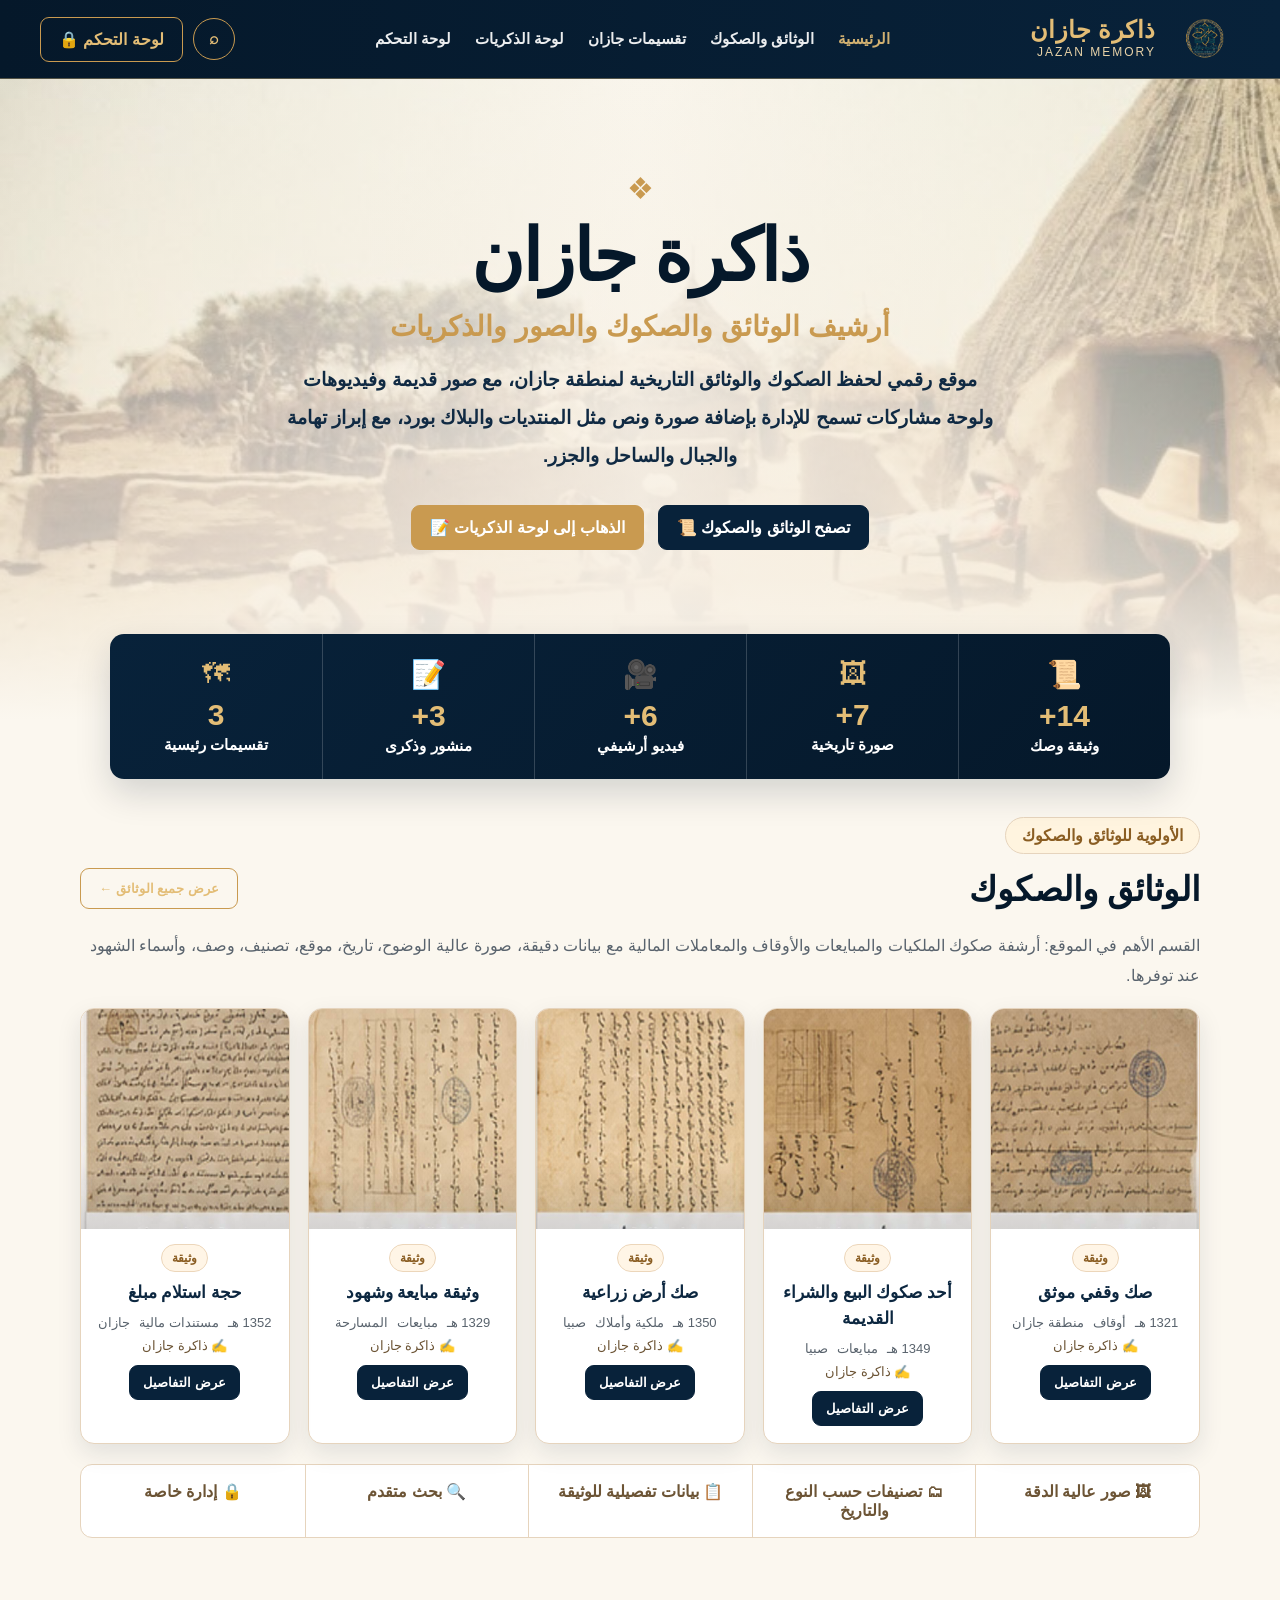
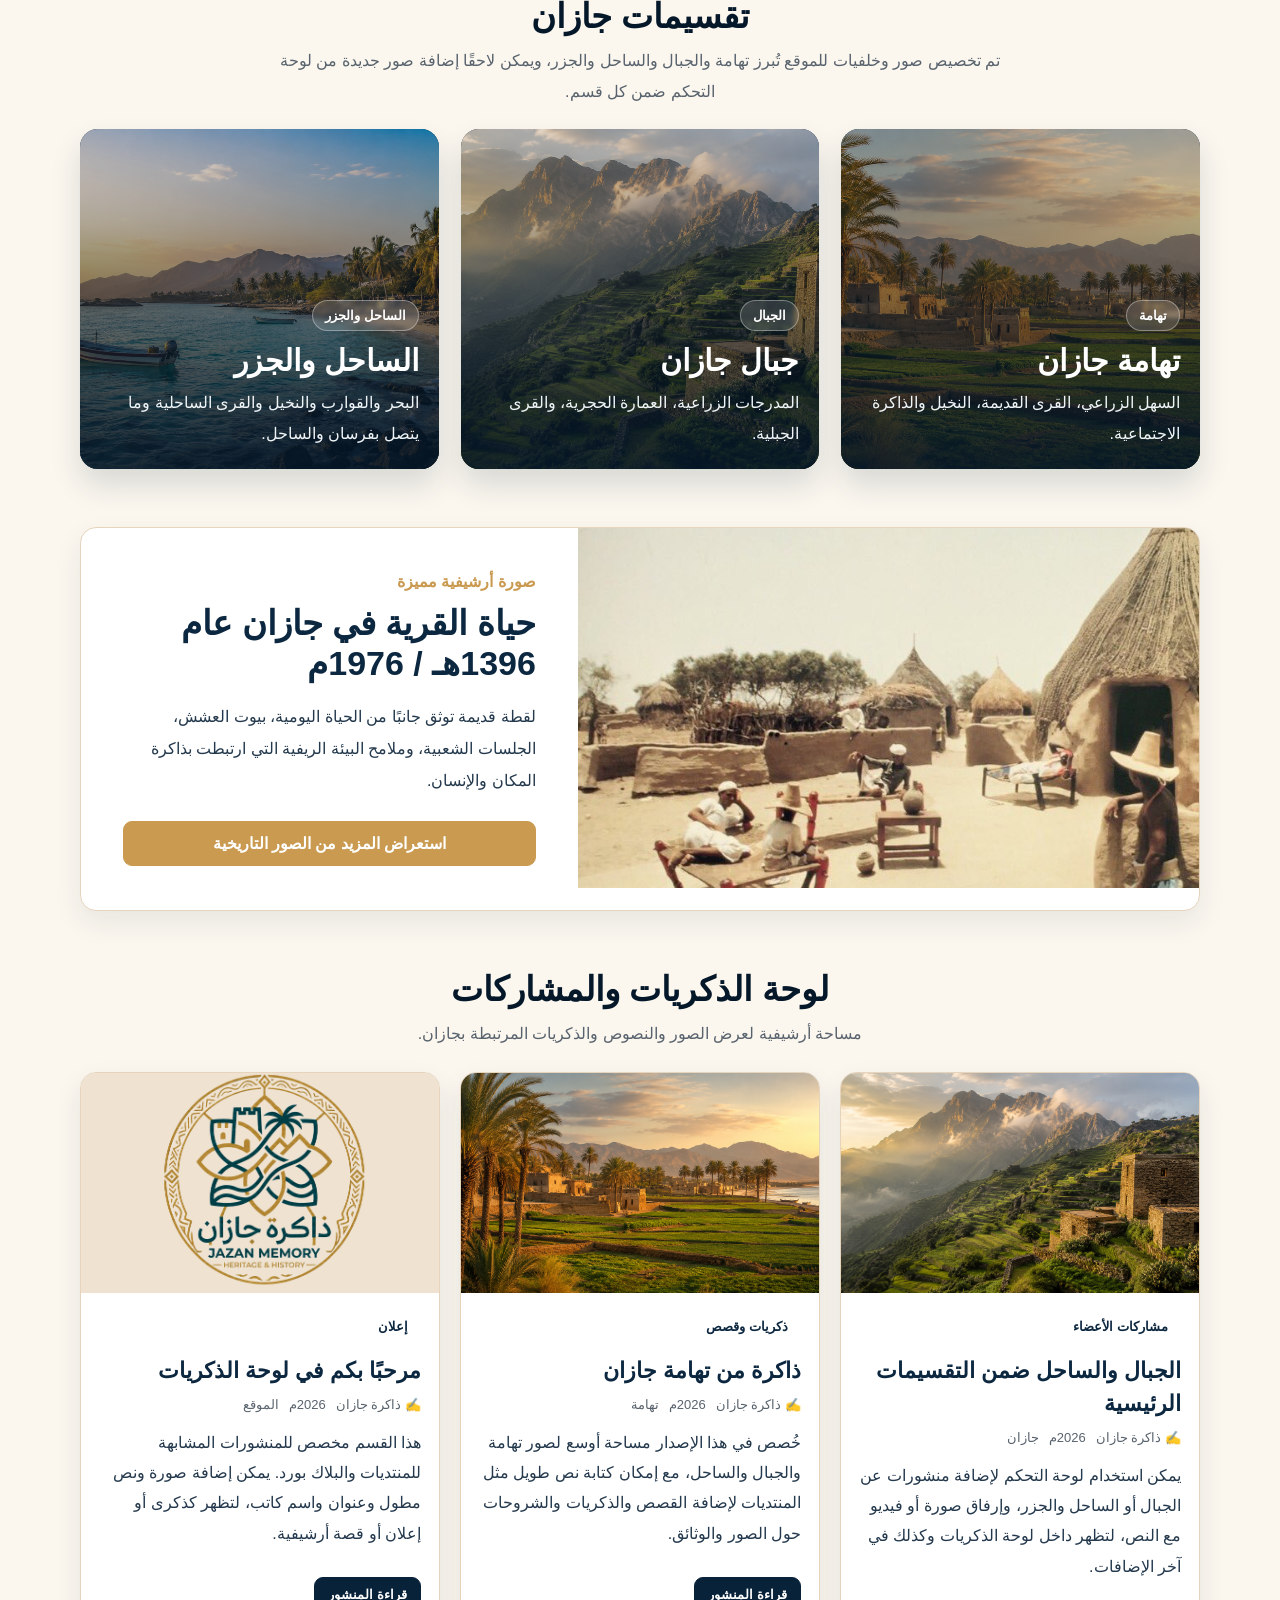
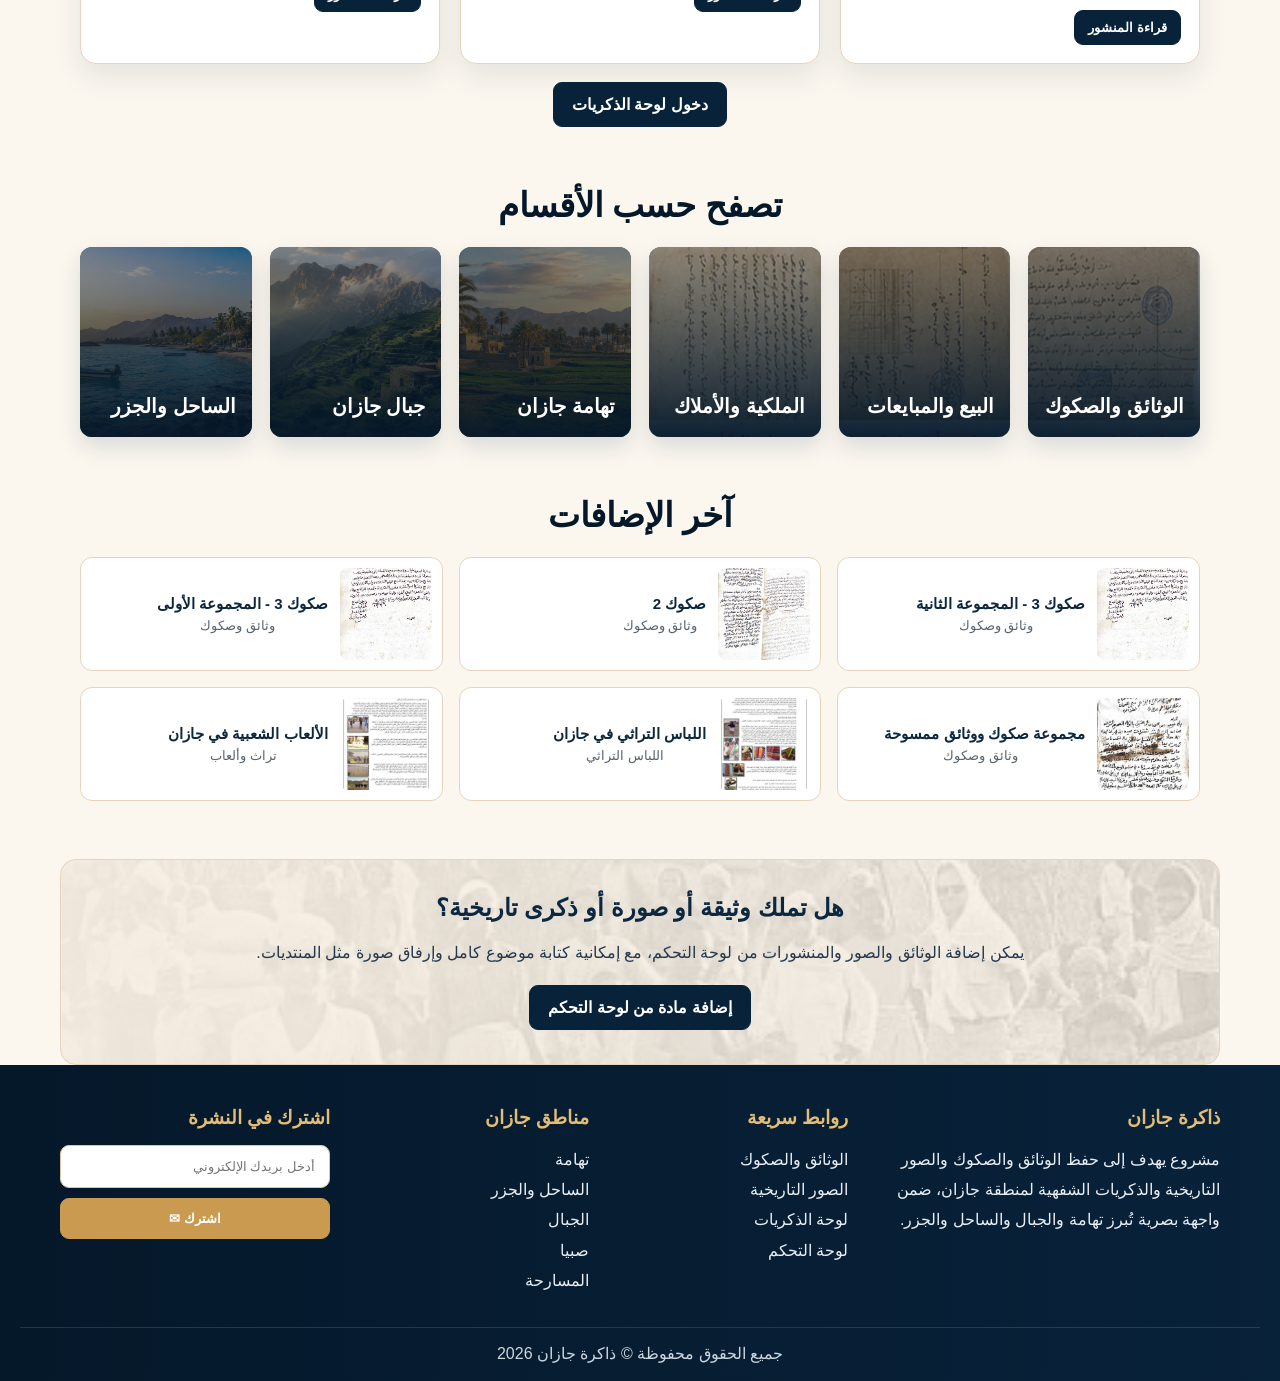
<file: index.html>
<!doctype html>
<html lang="ar" dir="rtl">
<head>
  <meta charset="utf-8">
  <meta name="viewport" content="width=device-width,initial-scale=1">
  <title>ذاكرة جازان | أرشيف الوثائق والصكوك</title>
  <link rel="stylesheet" href="style.css">
</head>
<body>
<header class="topbar">
  <nav class="nav">
    <a class="brand" href="index.html">
      <img src="logo.png" alt="ذاكرة جازان">
      <div><h1>ذاكرة جازان</h1><span>JAZAN MEMORY</span></div>
    </a>
    <div class="links">
      <a class="active" href="index.html">الرئيسية</a>
      <a href="documents.html">الوثائق والصكوك</a>
      <a href="#regions">تقسيمات جازان</a>
      <a href="board.html">لوحة الذكريات</a>
      <a href="admin.html">لوحة التحكم</a>
    </div>
    <div class="actions">
      <a class="iconBtn" href="documents.html" title="بحث">⌕</a>
      <a class="btn ghost" href="admin.html">لوحة التحكم 🔒</a>
    </div>
  </nav>
</header>

<section class="hero">
  <div class="heroContent">
    <div class="orn">❖</div>
    <h2>ذاكرة جازان</h2>
    <h3>أرشيف الوثائق والصكوك والصور والذكريات</h3>
    <p>موقع رقمي لحفظ الصكوك والوثائق التاريخية لمنطقة جازان، مع صور قديمة وفيديوهات ولوحة مشاركات تسمح للإدارة بإضافة صورة ونص مثل المنتديات والبلاك بورد، مع إبراز تهامة والجبال والساحل والجزر.</p>
    <div class="heroBtns">
      <a class="btn dark" href="documents.html">تصفح الوثائق والصكوك 📜</a>
      <a class="btn" href="board.html">الذهاب إلى لوحة الذكريات 📝</a>
    </div>
  </div>
</section>

<section class="stats">
  <div class="stat"><i>📜</i><b id="docCount">0</b><span>وثيقة وصك</span></div>
  <div class="stat"><i>🖼</i><b id="photoCount">0</b><span>صورة تاريخية</span></div>
  <div class="stat"><i>🎥</i><b id="videoCount">0</b><span>فيديو أرشيفي</span></div>
  <div class="stat"><i>📝</i><b id="postCount">0</b><span>منشور وذكرى</span></div>
  <div class="stat"><i>🗺</i><b>3</b><span>تقسيمات رئيسية</span></div>
</section>

<section class="section docsFirst">
  <div class="head">
    <h2>الوثائق والصكوك</h2>
    <a class="btn ghost miniWide" href="documents.html">عرض جميع الوثائق ←</a>
  </div>
  <p class="introText">القسم الأهم في الموقع: أرشفة صكوك الملكيات والمبايعات والأوقاف والمعاملات المالية مع بيانات دقيقة، صورة عالية الوضوح، تاريخ، موقع، تصنيف، وصف، وأسماء الشهود عند توفرها.</p>
  <div class="cards" id="docCards"></div>
  <div class="features">
    <div class="feature">🖼 صور عالية الدقة</div>
    <div class="feature">🗂 تصنيفات حسب النوع والتاريخ</div>
    <div class="feature">📋 بيانات تفصيلية للوثيقة</div>
    <div class="feature">🔍 بحث متقدم</div>
    <div class="feature">🔒 إدارة خاصة</div>
  </div>
</section>

<section class="section" id="regions">
  <div class="title">
    <h2>تقسيمات جازان</h2>
    <p>تم تخصيص صور وخلفيات للموقع تُبرز تهامة والجبال والساحل والجزر، ويمكن لاحقًا إضافة صور جديدة من لوحة التحكم ضمن كل قسم.</p>
  </div>
  <div class="regionGrid">
    <a class="regionCard" href="documents.html?cat=تهامة">
      <img src="region-tihama.png" alt="تهامة جازان">
      <div class="regionOverlay"></div>
      <div class="regionBody"><span class="chip">تهامة</span><h3>تهامة جازان</h3><p>السهل الزراعي، القرى القديمة، النخيل والذاكرة الاجتماعية.</p></div>
    </a>
    <a class="regionCard" href="documents.html?cat=الجبال">
      <img src="region-mountains.png" alt="جبال جازان">
      <div class="regionOverlay"></div>
      <div class="regionBody"><span class="chip">الجبال</span><h3>جبال جازان</h3><p>المدرجات الزراعية، العمارة الحجرية، والقرى الجبلية.</p></div>
    </a>
    <a class="regionCard" href="documents.html?cat=الساحل والجزر">
      <img src="region-coast.png" alt="ساحل وجزر جازان">
      <div class="regionOverlay"></div>
      <div class="regionBody"><span class="chip">الساحل والجزر</span><h3>الساحل والجزر</h3><p>البحر والقوارب والنخيل والقرى الساحلية وما يتصل بفرسان والساحل.</p></div>
    </a>
  </div>
</section>

<section class="section" id="spotlight">
  <div class="spotlight">
    <img src="village-1396.png" alt="حياة القرية في جازان">
    <div class="spotText">
      <div class="label">صورة أرشيفية مميزة</div>
      <h2>حياة القرية في جازان عام 1396هـ / 1976م</h2>
      <p>لقطة قديمة توثق جانبًا من الحياة اليومية، بيوت العشش، الجلسات الشعبية، وملامح البيئة الريفية التي ارتبطت بذاكرة المكان والإنسان.</p>
      <a class="btn" href="documents.html?type=صورة">استعراض المزيد من الصور التاريخية</a>
    </div>
  </div>
</section>

<section class="section">
  <div class="title"><h2>لوحة الذكريات والمشاركات</h2><p>مساحة أرشيفية لعرض الصور والنصوص والذكريات المرتبطة بجازان.</p></div>
  <div class="postPreviewGrid" id="boardPosts"></div>
  <div class="centerBtn"><a class="btn dark" href="board.html">دخول لوحة الذكريات</a></div>
</section>

<section class="section" id="categories">
  <div class="title"><h2>تصفح حسب الأقسام</h2></div>
  <div class="catGrid">
    <a class="cat" href="documents.html?type=وثيقة"><img src="deed-1.jpg"><div>الوثائق والصكوك</div></a>
    <a class="cat" href="documents.html?cat=مبايعات"><img src="deed-2.jpg"><div>البيع والمبايعات</div></a>
    <a class="cat" href="documents.html?cat=ملكية وأملاك"><img src="deed-3.jpg"><div>الملكية والأملاك</div></a>
    <a class="cat" href="documents.html?cat=تهامة"><img src="region-tihama.png"><div>تهامة جازان</div></a>
    <a class="cat" href="documents.html?cat=الجبال"><img src="region-mountains.png"><div>جبال جازان</div></a>
    <a class="cat" href="documents.html?cat=الساحل والجزر"><img src="region-coast.png"><div>الساحل والجزر</div></a>
  </div>
</section>

<section class="section">
  <div class="title"><h2>آخر الإضافات</h2></div>
  <div class="updates" id="updates"></div>
</section>

<section class="cta">
  <h2>هل تملك وثيقة أو صورة أو ذكرى تاريخية؟</h2>
  <p>يمكن إضافة الوثائق والصور والمنشورات من لوحة التحكم، مع إمكانية كتابة موضوع كامل وإرفاق صورة مثل المنتديات.</p>
  <a class="btn dark" href="admin.html">إضافة مادة من لوحة التحكم</a>
</section>

<footer class="footer" id="about">
  <div class="footerGrid">
    <div>
      <h3>ذاكرة جازان</h3>
      <p>مشروع يهدف إلى حفظ الوثائق والصكوك والصور التاريخية والذكريات الشفهية لمنطقة جازان، ضمن واجهة بصرية تُبرز تهامة والجبال والساحل والجزر.</p>
    </div>
    <div>
      <h3>روابط سريعة</h3>
      <ul>
        <li><a href="documents.html">الوثائق والصكوك</a></li>
        <li><a href="documents.html?type=صورة">الصور التاريخية</a></li>
        <li><a href="board.html">لوحة الذكريات</a></li>
        <li><a href="admin.html">لوحة التحكم</a></li>
      </ul>
    </div>
    <div>
      <h3>مناطق جازان</h3>
      <ul><li>تهامة</li><li>الساحل والجزر</li><li>الجبال</li><li>صبيا</li><li>المسارحة</li></ul>
    </div>
    <div class="newsletter">
      <h3>اشترك في النشرة</h3>
      <input placeholder="أدخل بريدك الإلكتروني">
      <button class="btn">اشترك ✉</button>
    </div>
  </div>
  <div class="copyright">جميع الحقوق محفوظة © ذاكرة جازان 2026</div>
</footer>

<div class="modal" id="modal"><div class="modalContent"><button class="btn dark" onclick="closeModal()">إغلاق</button><h2 id="modalTitle"></h2><div id="modalBody"></div></div></div>
<script src="data.js"></script>
<script src="main.js"></script>
</body>
</html>
</file>
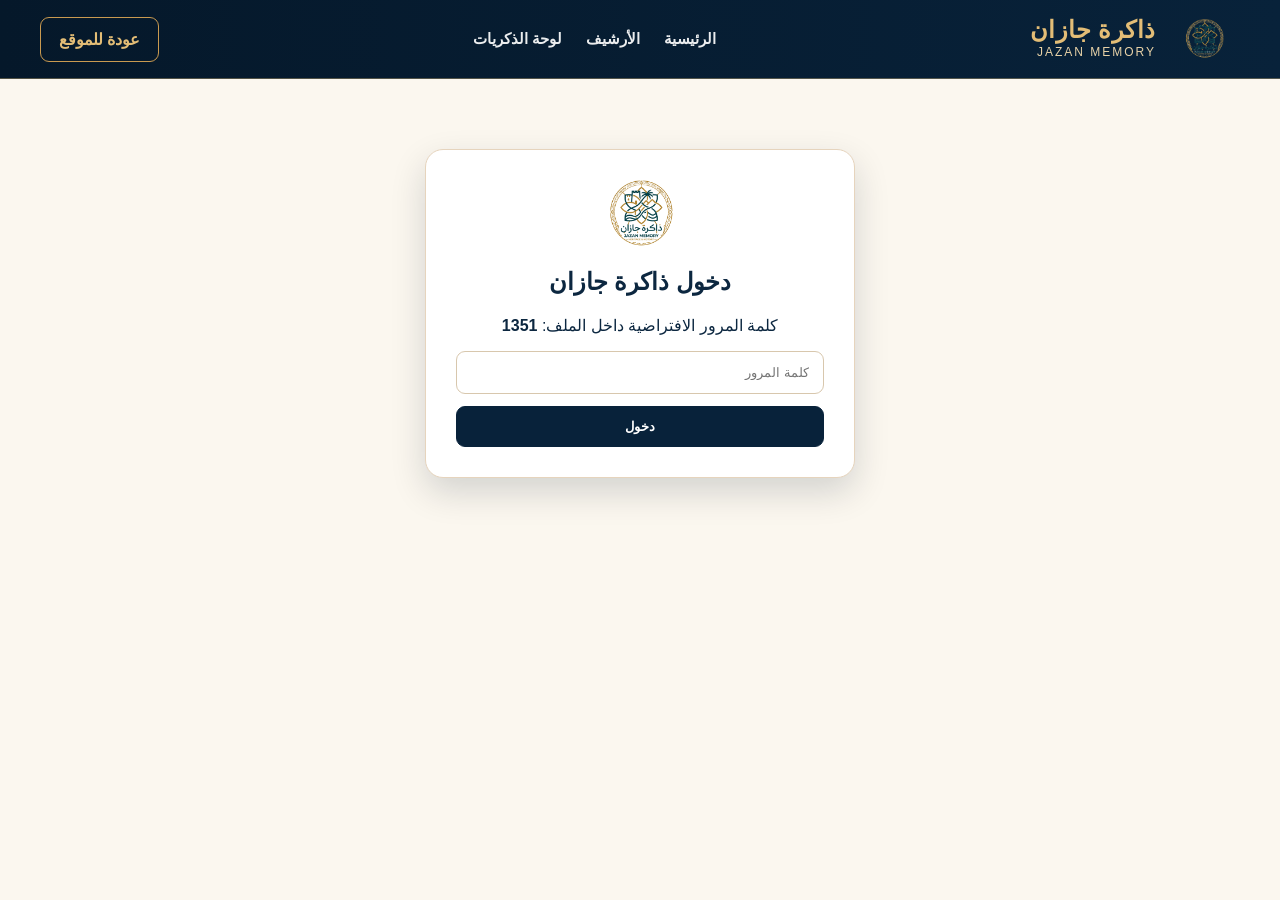
<file: admin.html>
<!doctype html>
<html lang="ar" dir="rtl">
<head>
  <meta charset="utf-8">
  <meta name="viewport" content="width=device-width,initial-scale=1">
  <title>لوحة التحكم | ذاكرة جازان</title>
  <link rel="stylesheet" href="style.css">
</head>
<body>
<header class="topbar">
  <nav class="nav">
    <a class="brand" href="index.html"><img src="logo.png" alt="ذاكرة جازان"><div><h1>ذاكرة جازان</h1><span>JAZAN MEMORY</span></div></a>
    <div class="links"><a href="index.html">الرئيسية</a><a href="documents.html">الأرشيف</a><a href="board.html">لوحة الذكريات</a></div>
    <div class="actions"><a class="btn ghost" href="index.html">عودة للموقع</a></div>
  </nav>
</header>
<div id="login" class="loginBox">
  <img src="logo.png" alt="logo">
  <h2>دخول ذاكرة جازان</h2>
  <p>كلمة المرور الافتراضية داخل الملف: <b>1351</b></p>
  <input id="pass" type="password" placeholder="كلمة المرور">
  <button class="btn dark" style="width:100%;margin-top:12px" onclick="login()">دخول</button>
</div>
<main id="dashboard" class="adminWrap hide">
  <aside class="panel adminMenu">
    <h2>لوحة التحكم</h2>
    <a class="active" href="#add">إضافة / تعديل</a>
    <a href="#list">قائمة المواد</a>
    <a href="#backup">النسخ والاستيراد</a>
    <button class="btn" onclick="logout()" style="width:100%;margin-top:12px">تسجيل خروج</button>
    <p class="sideNote">هذا الإصدار تعمل بدون قاعدة بيانات. الإضافات تُحفظ في متصفح ذاكرة جازان، ويمكن تصديرها واستيرادها كملف JSON.</p>
  </aside>
  <section>
    <div class="adminHint">يمكنك هنا إضافة وثيقة، صورة، فيديو أو <b>منشور</b> مثل المنتديات والبلاك بورد: اكتب عنوانًا ونصًا وارفع صورة إن رغبتِ، وسيظهر المنشور في صفحة <b>لوحة الذكريات</b> وفي الصفحة الرئيسية.</div>
    <div class="panel" id="add">
      <h2>إضافة وثيقة أو صورة أو فيديو أو منشور</h2>
      <form id="itemForm" class="form">
        <input type="hidden" id="itemId">
        <div class="formGrid">
          <div><label>النوع</label><select id="type"><option>وثيقة</option><option>صورة</option><option>فيديو</option><option>منشور</option></select></div>
          <div><label>التصنيف</label><select id="category">
            <option>مبايعات</option><option>أوقاف</option><option>ملكية وأملاك</option><option>مستندات مالية</option><option>عقود ومعاملات</option>
            <option>صور تاريخية</option><option>هوية المشروع</option><option>فيديوهات</option><option>تراث وعمارة</option>
            <option>تهامة</option><option>الجبال</option><option>الساحل والجزر</option>
            <option>إعلان</option><option>ذكريات وقصص</option><option>مشاركات الأعضاء</option>
          </select></div>
          <div><label>العنوان</label><input id="title" required placeholder="مثال: صك بيع أرض زراعية أو ذكرى من قرية قديمة"></div>
          <div><label>اسم الكاتب / المصدر</label><input id="author" placeholder="مثال: ذاكرة جازان / اسم العائلة / اسم الراوي"></div>
          <div><label>التاريخ</label><input id="year" placeholder="مثال: 1351 هـ أو 2026م"></div>
          <div><label>الموقع</label><input id="place" placeholder="مثال: صبيا / تهامة / الساحل"></div>
          <div class="full"><label>رفع صورة أو فيديو</label><input id="file" type="file" accept="image/*,video/*"></div>
          <div class="full"><label>الوصف أو نص المنشور</label><textarea id="desc" rows="6" placeholder="اكتب وصف الوثيقة أو نص المنشور الكامل، ويمكن أن يكون بصيغة قريبة من المنتديات أو البلاك بورد."></textarea></div>
        </div>
        <button class="btn dark" style="margin-top:16px">حفظ المادة</button>
        <button type="reset" class="btn ghost" style="margin-top:16px;color:#8a5d22">تفريغ النموذج</button>
      </form>
    </div>
    <div class="panel" id="list" style="margin-top:24px">
      <h2>المواد الحالية</h2>
      <div style="overflow:auto">
        <table class="table" id="itemsTable">
          <thead><tr><th>ملف</th><th>العنوان</th><th>النوع</th><th>التصنيف</th><th>الكاتب</th><th>التاريخ</th><th>التحكم</th></tr></thead>
          <tbody></tbody>
        </table>
      </div>
    </div>
    <div class="panel" id="backup" style="margin-top:24px">
      <h2>نسخ احتياطي واستيراد</h2>
      <p>صدّري البيانات الحالية بصيغة JSON، أو استوردي ملفًا سابقًا لاستعادة الإضافات.</p>
      <div class="heroBtns" style="justify-content:flex-start">
        <button class="btn dark" onclick="exportData()">تصدير البيانات</button>
        <label class="btn ghost fileLabel" style="color:#8a5d22">استيراد بيانات<input id="importFile" type="file" accept="application/json" hidden></label>
        <button class="btn" onclick="resetAll()">استرجاع الافتراضي</button>
      </div>
    </div>
  </section>
</main>
<div class="toast" id="toast"></div>
<script src="data.js"></script>
<script src="admin.js"></script>
</body>
</html>
</file>
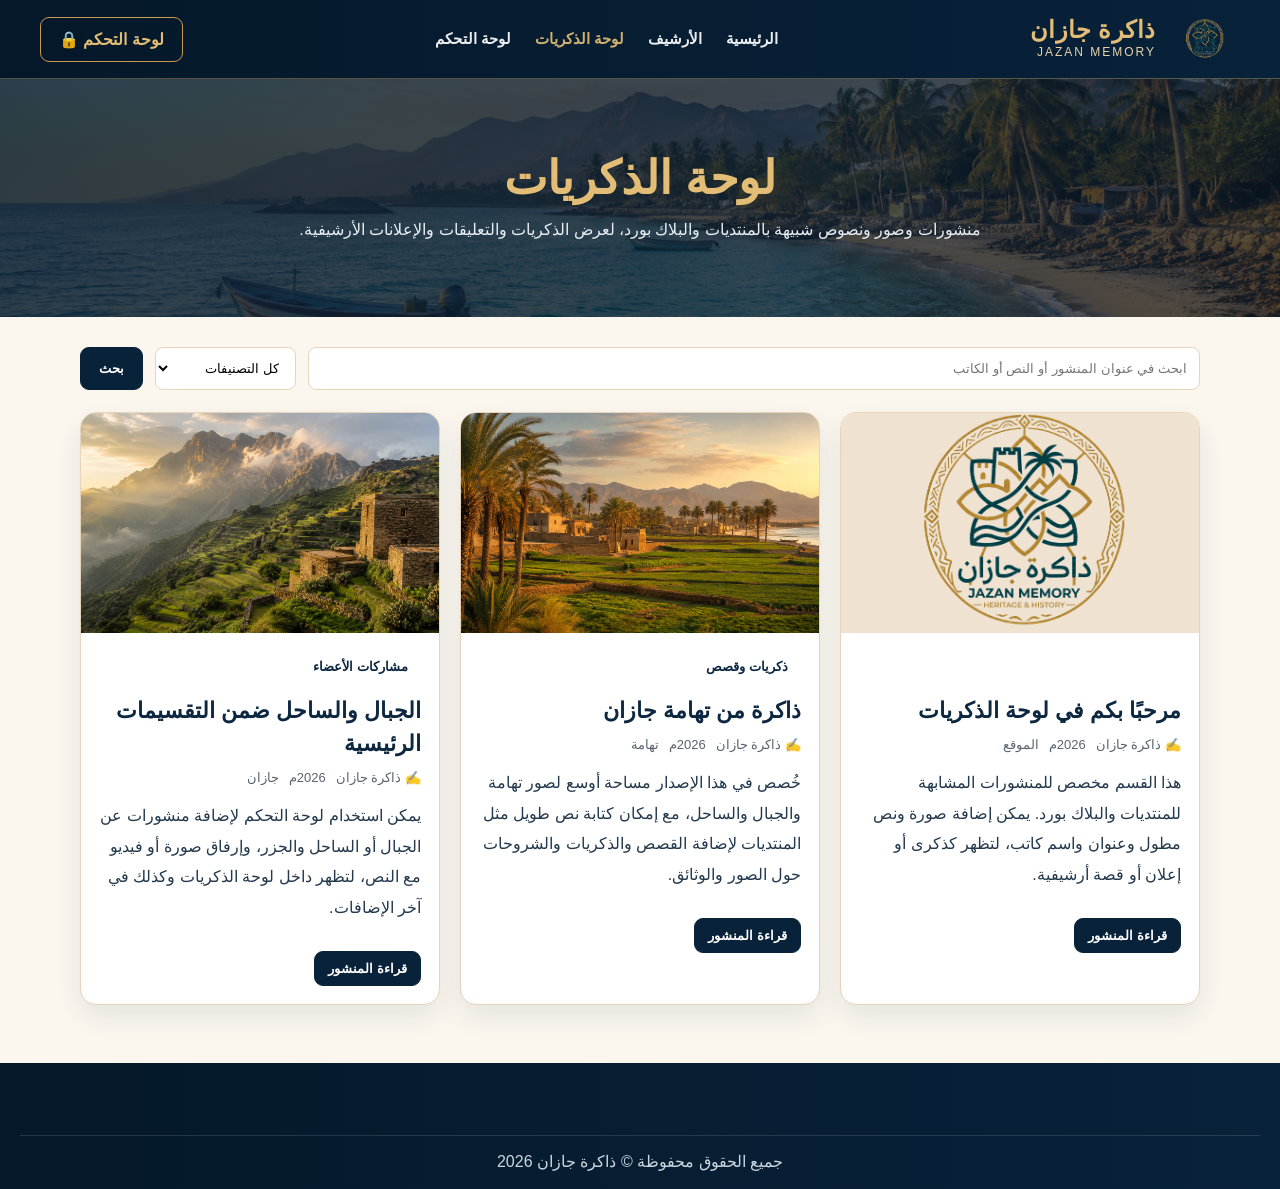
<file: board.html>
<!doctype html>
<html lang="ar" dir="rtl">
<head>
  <meta charset="utf-8">
  <meta name="viewport" content="width=device-width,initial-scale=1">
  <title>لوحة الذكريات | ذاكرة جازان</title>
  <link rel="stylesheet" href="style.css">
</head>
<body>
<header class="topbar">
  <nav class="nav">
    <a class="brand" href="index.html"><img src="logo.png" alt="ذاكرة جازان"><div><h1>ذاكرة جازان</h1><span>JAZAN MEMORY</span></div></a>
    <div class="links">
      <a href="index.html">الرئيسية</a>
      <a href="documents.html">الأرشيف</a>
      <a class="active" href="board.html">لوحة الذكريات</a>
      <a href="admin.html">لوحة التحكم</a>
    </div>
    <div class="actions"><a class="btn ghost" href="admin.html">لوحة التحكم 🔒</a></div>
  </nav>
</header>
<section class="pageHero pageHeroBoard"><h1>لوحة الذكريات</h1><p>منشورات وصور ونصوص شبيهة بالمنتديات والبلاك بورد، لعرض الذكريات والتعليقات والإعلانات الأرشيفية.</p></section>
<main class="section" style="margin-top:30px">
  <div class="filters">
    <input id="boardQ" placeholder="ابحث في عنوان المنشور أو النص أو الكاتب">
    <select id="boardCat">
      <option value="">كل التصنيفات</option>
      <option>إعلان</option>
      <option>ذكريات وقصص</option>
      <option>مشاركات الأعضاء</option>
      <option>تهامة</option>
      <option>الجبال</option>
      <option>الساحل والجزر</option>
    </select>
    <button class="btn dark" onclick="renderBoardPage()">بحث</button>
  </div>
  <div class="postPreviewGrid boardGrid" id="boardGrid"></div>
</main>
<footer class="footer"><div class="copyright">جميع الحقوق محفوظة © ذاكرة جازان 2026</div></footer>
<div class="modal" id="modal"><div class="modalContent"><button class="btn dark" onclick="closeModal()">إغلاق</button><h2 id="modalTitle"></h2><div id="modalBody"></div></div></div>
<script src="data.js"></script>
<script src="main.js"></script>
<script>document.addEventListener('DOMContentLoaded',renderBoardPage);</script>
</body>
</html>
</file>
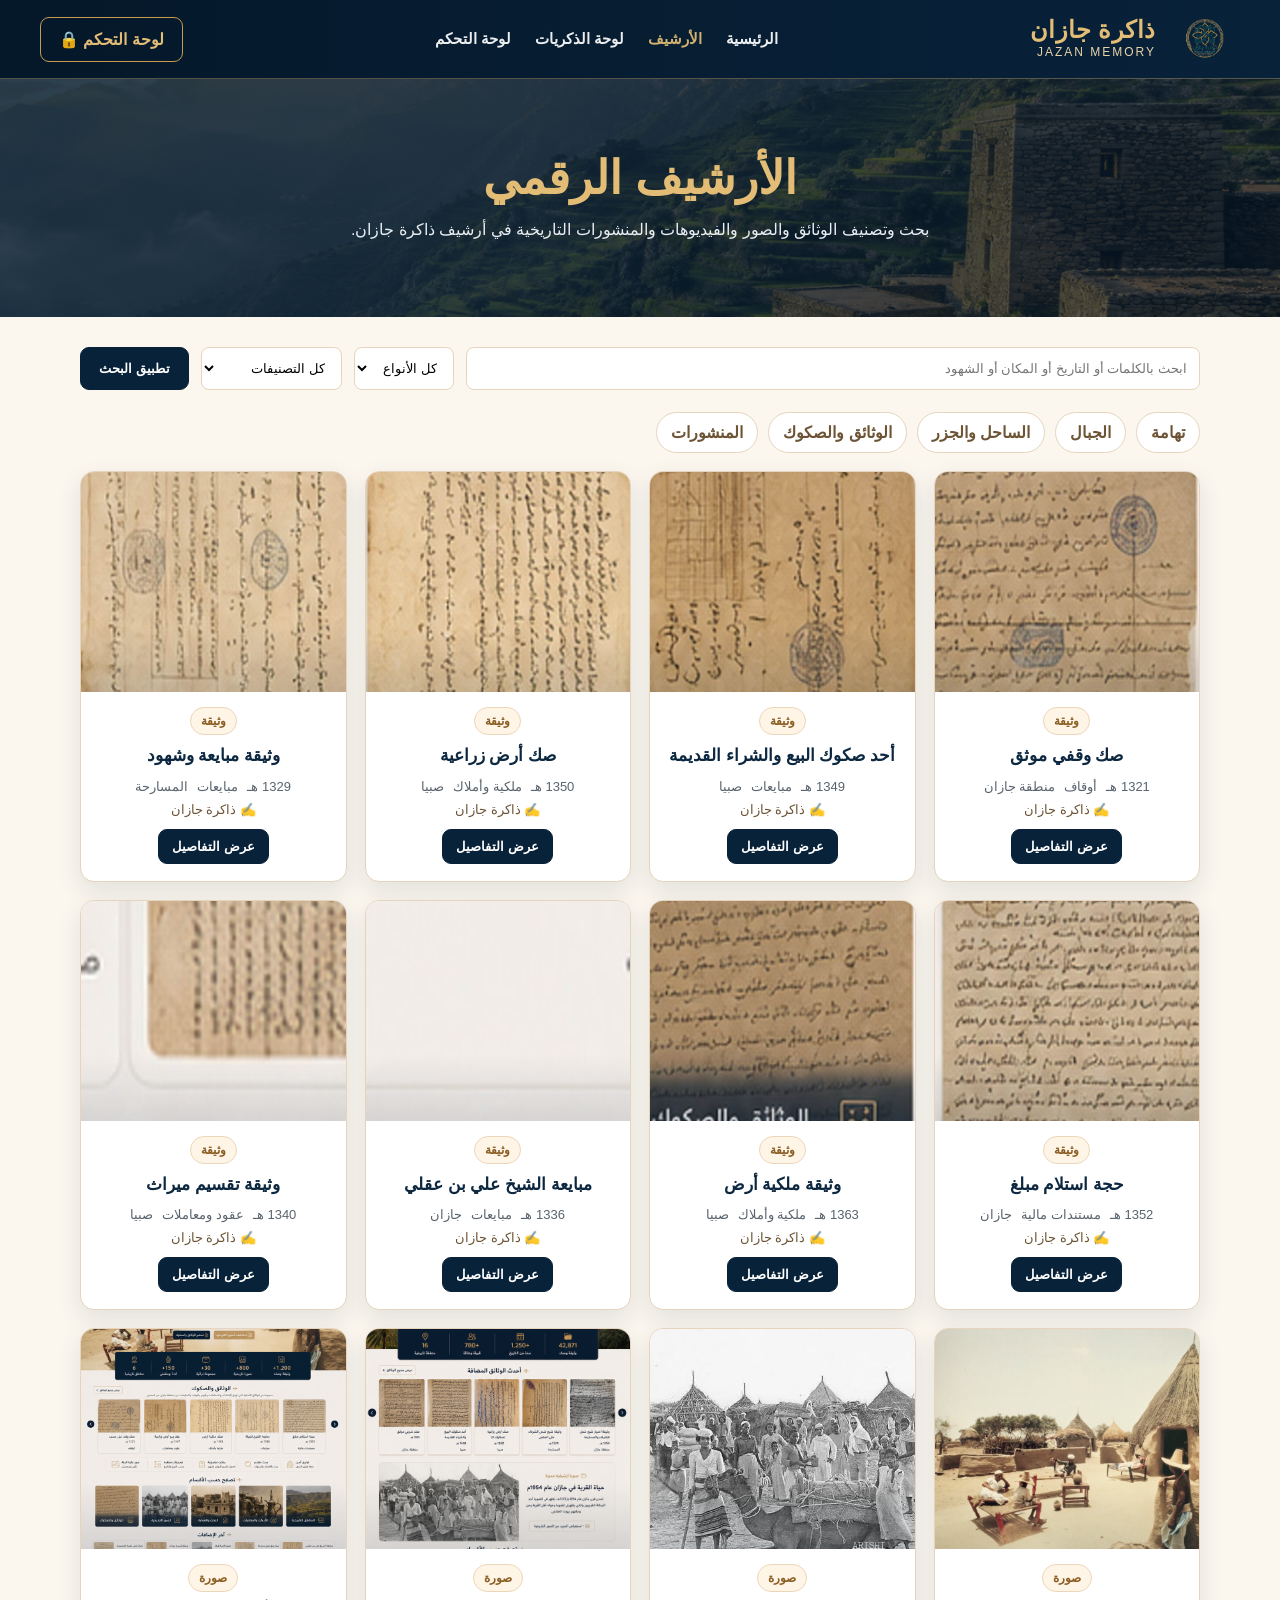
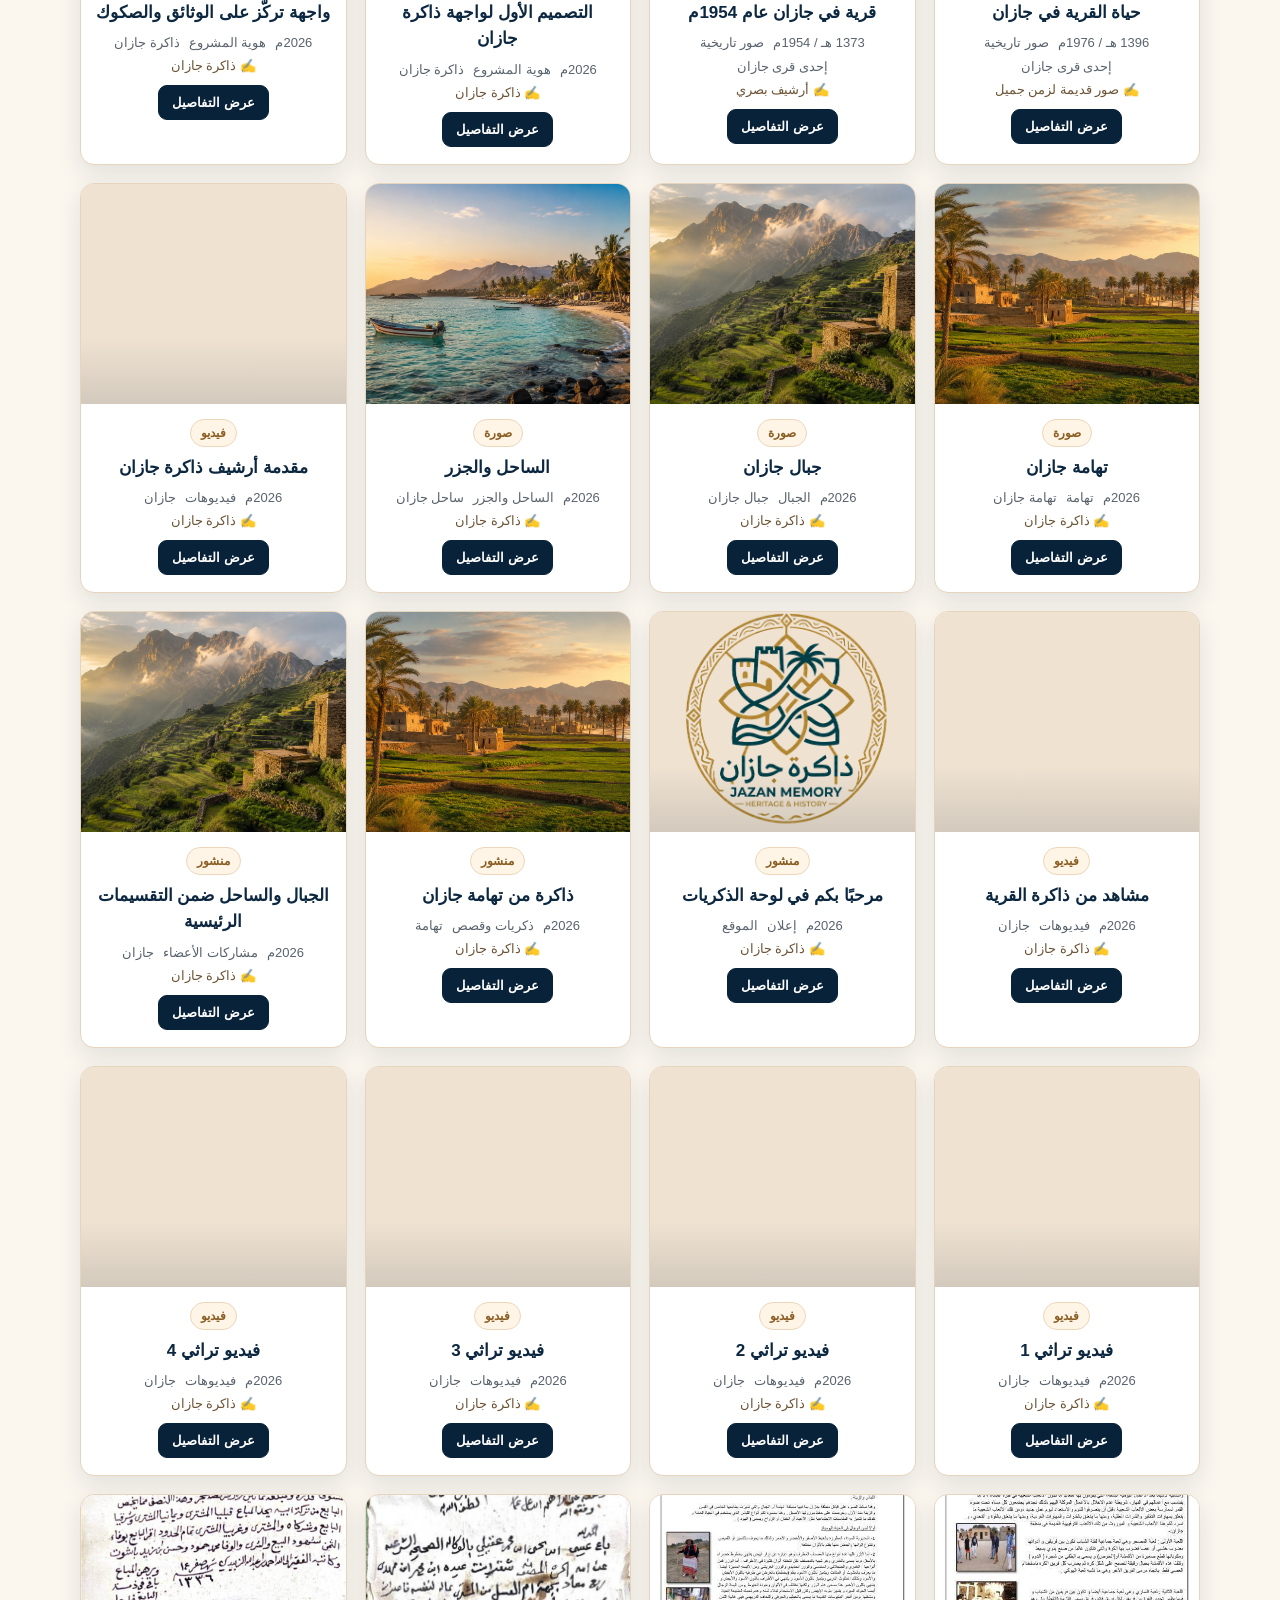
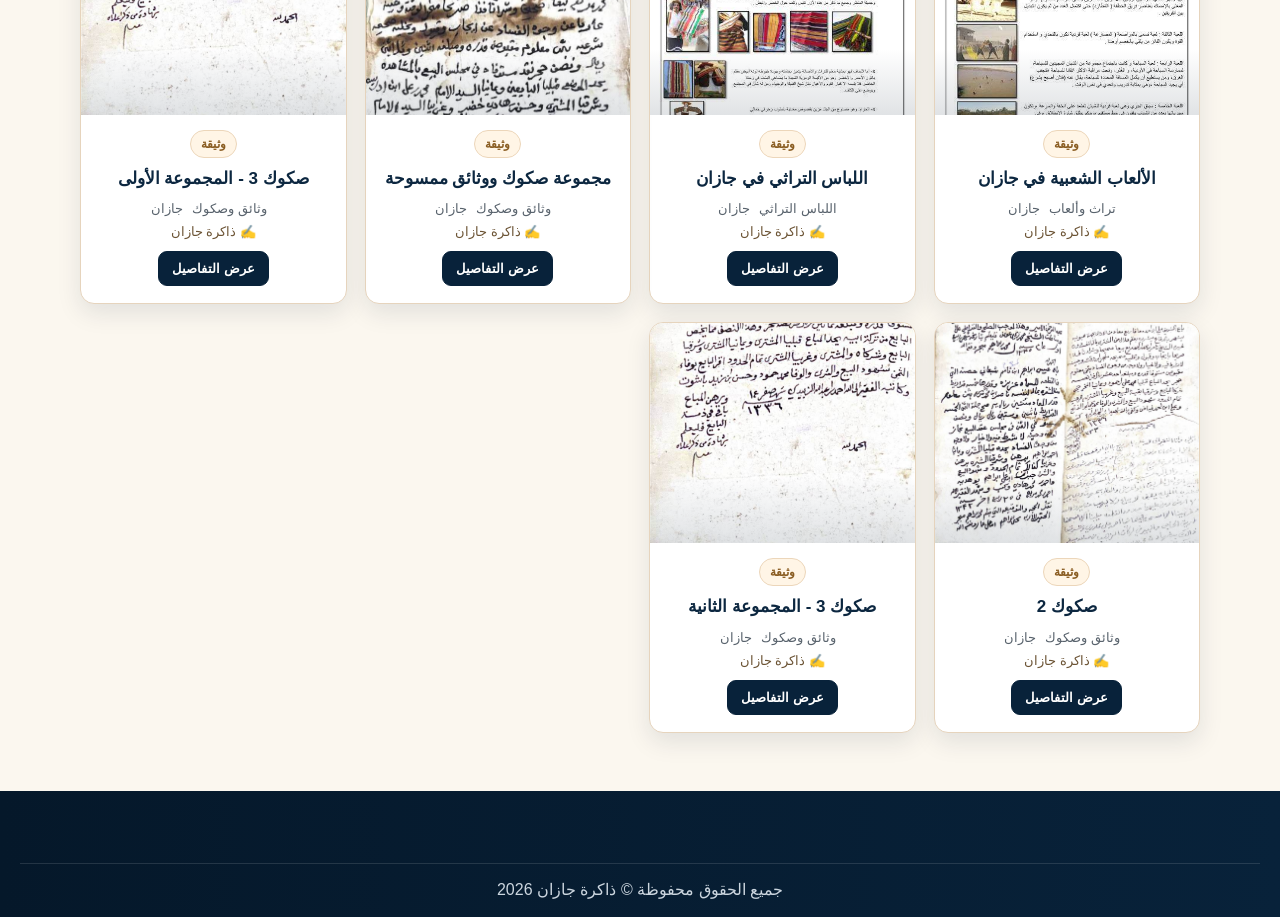
<file: documents.html>
<!doctype html>
<html lang="ar" dir="rtl">
<head>
  <meta charset="utf-8">
  <meta name="viewport" content="width=device-width,initial-scale=1">
  <title>الأرشيف | ذاكرة جازان</title>
  <link rel="stylesheet" href="style.css">
</head>
<body>
<header class="topbar">
  <nav class="nav">
    <a class="brand" href="index.html"><img src="logo.png" alt="ذاكرة جازان"><div><h1>ذاكرة جازان</h1><span>JAZAN MEMORY</span></div></a>
    <div class="links">
      <a href="index.html">الرئيسية</a>
      <a class="active" href="documents.html">الأرشيف</a>
      <a href="board.html">لوحة الذكريات</a>
      <a href="admin.html">لوحة التحكم</a>
    </div>
    <div class="actions"><a class="btn ghost" href="admin.html">لوحة التحكم 🔒</a></div>
  </nav>
</header>
<section class="pageHero pageHeroDocs"><h1>الأرشيف الرقمي</h1><p>بحث وتصنيف الوثائق والصور والفيديوهات والمنشورات التاريخية في أرشيف ذاكرة جازان.</p></section>
<main class="section" style="margin-top:30px">
  <div class="filters">
    <input id="q" placeholder="ابحث بالكلمات أو التاريخ أو المكان أو الشهود">
    <select id="typeFilter">
      <option value="">كل الأنواع</option>
      <option>وثيقة</option><option>صورة</option><option>فيديو</option><option>منشور</option>
    </select>
    <select id="catFilter">
      <option value="">كل التصنيفات</option>
      <option>أوقاف</option><option>مبايعات</option><option>ملكية وأملاك</option><option>مستندات مالية</option><option>عقود ومعاملات</option>
      <option>صور تاريخية</option><option>هوية المشروع</option><option>فيديوهات</option><option>تراث وعمارة</option>
      <option>تهامة</option><option>الجبال</option><option>الساحل والجزر</option>
      <option>إعلان</option><option>ذكريات وقصص</option><option>مشاركات الأعضاء</option>
    </select>
    <button class="btn dark" onclick="renderArchive()">تطبيق البحث</button>
  </div>
  <div class="quickFilters">
    <a href="documents.html?cat=تهامة">تهامة</a>
    <a href="documents.html?cat=الجبال">الجبال</a>
    <a href="documents.html?cat=الساحل والجزر">الساحل والجزر</a>
    <a href="documents.html?type=وثيقة">الوثائق والصكوك</a>
    <a href="documents.html?type=منشور">المنشورات</a>
  </div>
  <div class="cards archiveGrid" id="archiveGrid"></div>
</main>
<footer class="footer"><div class="copyright">جميع الحقوق محفوظة © ذاكرة جازان 2026</div></footer>
<div class="modal" id="modal"><div class="modalContent"><button class="btn dark" onclick="closeModal()">إغلاق</button><h2 id="modalTitle"></h2><div id="modalBody"></div></div></div>
<script src="data.js"></script>
<script src="main.js"></script>
<script>
document.addEventListener('DOMContentLoaded',()=>{const p=new URLSearchParams(location.search);if(p.get('type'))document.querySelector('#typeFilter').value=p.get('type');if(p.get('cat'))document.querySelector('#catFilter').value=p.get('cat');renderArchive();});
</script>
</body>
</html>
</file>
<file: style.css>
:root{--navy:#08223a;--navy2:#05182a;--gold:#c99a50;--gold2:#e3bd76;--paper:#f7efe3;--ink:#0c2740;--muted:#59636d;--line:#e6d4bd;--white:#fff;--shadow:0 14px 35px rgba(5,24,42,.16);--radius:18px}
*{box-sizing:border-box}
html{scroll-behavior:smooth}
body{margin:0;font-family:"Tajawal","Segoe UI",Tahoma,Arial,sans-serif;background:#fbf7ef;color:var(--ink);direction:rtl}
a{text-decoration:none;color:inherit}
img,video{max-width:100%;display:block}
.topbar{position:sticky;top:0;z-index:50;background:linear-gradient(90deg,var(--navy2),var(--navy));color:#fff;border-bottom:1px solid rgba(227,189,118,.35)}
.nav{max-width:1240px;margin:auto;display:flex;align-items:center;justify-content:space-between;padding:13px 20px;gap:20px}
.brand{display:flex;align-items:center;gap:12px}
.brand img{width:72px;height:52px;object-fit:contain}
.brand h1{font-size:24px;line-height:1;margin:0;color:var(--gold2);letter-spacing:.5px}
.brand span{font-size:12px;color:#e9d3a8;letter-spacing:2px}
.links{display:flex;gap:24px;align-items:center;font-weight:700;font-size:15px}
.links a{opacity:.92}.links a.active,.links a:hover{color:var(--gold2)}
.actions{display:flex;gap:10px;align-items:center}
.btn,.iconBtn{border:1px solid var(--gold);border-radius:9px;padding:12px 18px;background:var(--gold);color:#fff;font-weight:800;cursor:pointer;display:inline-flex;align-items:center;justify-content:center;gap:8px}
.btn.dark{background:var(--navy);border-color:var(--navy);color:#fff}
.btn.ghost{background:transparent;color:var(--gold2)}
.iconBtn{width:42px;height:42px;border-radius:50%;padding:0;background:transparent;color:var(--gold2)}
.hero{position:relative;min-height:560px;overflow:hidden;background:linear-gradient(90deg,rgba(251,247,239,.22),rgba(251,247,239,.88),rgba(251,247,239,.22)),url('village-1396.png') center/cover no-repeat}
.hero:before{content:"";position:absolute;inset:0;background:linear-gradient(180deg,rgba(247,239,227,.02),rgba(247,239,227,.72) 78%,#fbf7ef)}
.heroContent{position:relative;z-index:1;max-width:900px;margin:auto;text-align:center;padding:92px 20px 170px}
.orn{color:var(--gold);font-size:30px;margin-bottom:8px}
.hero h2{font-size:72px;margin:0 0 12px;font-weight:900;color:var(--navy2);letter-spacing:-2px}
.hero h3{font-size:28px;margin:0 0 18px;color:var(--gold);font-weight:900}
.hero p{max-width:720px;margin:0 auto 30px;font-size:19px;line-height:2;color:#102a43;font-weight:600}
.heroBtns{display:flex;gap:14px;justify-content:center;flex-wrap:wrap}
.stats{position:relative;z-index:3;max-width:1060px;margin:-86px auto 38px;background:linear-gradient(135deg,var(--navy),var(--navy2));color:#fff;border-radius:14px;box-shadow:var(--shadow);display:grid;grid-template-columns:repeat(5,1fr);overflow:hidden}
.stat{padding:24px 20px;text-align:center;border-left:1px solid rgba(255,255,255,.18)}
.stat:last-child{border-left:0}.stat i{font-style:normal;color:var(--gold2);font-size:28px}.stat b{display:block;color:var(--gold2);font-size:30px;margin:8px 0 4px}.stat span{font-size:15px;font-weight:700}
.section{max-width:1160px;margin:0 auto 58px;padding:0 20px}
.head{display:flex;align-items:center;justify-content:space-between;gap:16px;margin-bottom:22px}
.title{text-align:center;margin:0 auto 22px}.title h2,.head h2{font-size:34px;margin:0;color:var(--navy2)}.title p{margin:10px auto 0;color:var(--muted);max-width:760px;line-height:1.9}
.introText{line-height:1.9;color:#59636d;margin-top:0}
.cards{display:grid;grid-template-columns:repeat(5,1fr);gap:18px}
.archiveGrid{grid-template-columns:repeat(4,1fr)}
.docCard,.archiveCard{background:#fff;border:1px solid var(--line);border-radius:14px;overflow:hidden;box-shadow:0 9px 25px rgba(8,34,58,.10);transition:.25s}.docCard:hover,.archiveCard:hover{transform:translateY(-5px)}
.docImg{height:220px;background:#efe2d1;position:relative}.docImg img,.docImg video{width:100%;height:100%;object-fit:cover}.docImg:after{content:"";position:absolute;inset:0;background:linear-gradient(180deg,transparent 70%,rgba(5,24,42,.12));pointer-events:none}
.docBody{padding:15px 14px 17px;text-align:center}.docBody h3{font-size:17px;margin:8px 0 9px;line-height:1.55}.meta{font-size:13px;color:var(--muted);display:flex;gap:9px;justify-content:center;flex-wrap:wrap}.typeBadge{display:inline-block;background:#fff5e6;color:#8a5d22;border:1px solid #ecd6ba;border-radius:999px;padding:6px 10px;font-weight:800;font-size:12px}.authorLine{margin-top:8px;color:#6c5435;font-size:13px}.miniTop{margin-top:12px;padding:9px 13px;font-size:13px}.miniWide{font-size:13px;color:#8a5d22}
.features{display:grid;grid-template-columns:repeat(5,1fr);gap:0;border:1px solid var(--line);border-radius:12px;background:#fff;margin-top:20px;overflow:hidden}.feature{padding:17px 14px;text-align:center;border-left:1px solid var(--line);font-weight:800;color:#6c5435}.feature:last-child{border-left:0}
.docsFirst{position:relative}.docsFirst:before{content:"الأولوية للوثائق والصكوك";display:inline-block;background:#fff4df;border:1px solid var(--line);color:#8a5d22;border-radius:999px;padding:8px 16px;font-weight:900;margin-bottom:14px}
.regionGrid{display:grid;grid-template-columns:repeat(3,1fr);gap:22px}
.regionCard{position:relative;min-height:340px;border-radius:18px;overflow:hidden;box-shadow:0 16px 30px rgba(8,34,58,.14);background:var(--navy);color:#fff}.regionCard img{position:absolute;inset:0;width:100%;height:100%;object-fit:cover}.regionOverlay{position:absolute;inset:0;background:linear-gradient(180deg,rgba(5,24,42,.10),rgba(5,24,42,.88))}.regionBody{position:absolute;right:20px;left:20px;bottom:20px;z-index:2}.regionBody h3{margin:12px 0 10px;font-size:30px}.regionBody p{line-height:1.9;margin:0;color:#eff4f7}.chip{display:inline-block;background:rgba(255,255,255,.14);backdrop-filter:blur(2px);border:1px solid rgba(255,255,255,.35);padding:7px 12px;border-radius:999px;font-size:13px;font-weight:800}
.spotlight{display:grid;grid-template-columns:1.25fr 1fr;background:#fff;border:1px solid var(--line);border-radius:16px;overflow:hidden;box-shadow:0 12px 28px rgba(8,34,58,.08)}.spotlight img{height:360px;width:100%;object-fit:cover}.spotText{padding:44px 42px;display:flex;flex-direction:column;justify-content:center}.label{color:var(--gold);font-weight:900;margin-bottom:12px}.spotText h2{font-size:34px;margin:0 0 18px}.spotText p{line-height:2;color:#24394d;margin:0 0 24px}
.postPreviewGrid{display:grid;grid-template-columns:repeat(3,1fr);gap:20px}.postPreviewCard{background:#fff;border:1px solid var(--line);border-radius:16px;overflow:hidden;box-shadow:0 12px 28px rgba(8,34,58,.09)}.postPreviewMedia{height:220px;background:#efe2d1}.postPreviewMedia img,.postPreviewMedia video{width:100%;height:100%;object-fit:cover}.postPreviewBody{padding:18px}.postPreviewBody h3{margin:12px 0 10px;font-size:22px;line-height:1.5}.metaLine{display:flex;flex-wrap:wrap;gap:10px;color:#59636d;font-size:13px;margin-bottom:12px}.postPreviewBody p{line-height:1.9;color:#24394d;min-height:110px}.centerBtn{text-align:center;margin-top:18px}
.catGrid{display:grid;grid-template-columns:repeat(6,1fr);gap:18px}.cat{position:relative;border-radius:12px;overflow:hidden;min-height:190px;box-shadow:0 10px 22px rgba(8,34,58,.13);background:var(--navy);color:#fff}.cat img{width:100%;height:100%;object-fit:cover;position:absolute;inset:0;opacity:.72}.cat:after{content:"";position:absolute;inset:0;background:linear-gradient(0deg,rgba(5,24,42,.95),rgba(5,24,42,.15))}.cat div{position:absolute;z-index:1;bottom:16px;right:16px;left:16px;font-size:20px;font-weight:900;line-height:1.5}
.updates{display:grid;grid-template-columns:repeat(3,1fr);gap:16px}.updateCard{display:flex;gap:12px;align-items:center;background:#fff;border:1px solid var(--line);border-radius:12px;padding:10px}.updateCard img,.updateCard video{width:92px;height:92px;object-fit:cover;border-radius:8px}.updateCard h3{font-size:15px;margin:0 0 5px}
.cta{margin:40px auto 0;max-width:1160px;border-radius:16px;background:linear-gradient(90deg,rgba(247,239,227,.95),rgba(247,239,227,.78)),url('archive-photo-1.png') center/cover;padding:34px 20px;text-align:center;border:1px solid var(--line)}.cta h2{margin:0 0 12px}.cta p{line-height:1.9;color:#24394d}
.footer{background:linear-gradient(90deg,var(--navy2),var(--navy));color:#fff;padding:42px 20px 18px}.footerGrid{max-width:1160px;margin:auto;display:grid;grid-template-columns:1.5fr 1fr 1fr 1.2fr;gap:34px}.footer h3{color:var(--gold2);margin:0 0 16px}.footer p,.footer a,.footer li{color:#e8eef4;line-height:1.9}.footer ul{padding:0;margin:0;list-style:none}.newsletter input,.form input,.form textarea,.form select{width:100%;padding:13px 14px;border:1px solid #d8c7ad;border-radius:9px;background:#fff;font-family:inherit}.newsletter .btn{width:100%;margin-top:10px}.copyright{text-align:center;margin-top:30px;padding-top:16px;border-top:1px solid rgba(255,255,255,.12);color:#ccd6df}
.pageHero{color:#fff;padding:72px 20px;text-align:center;background-size:cover;background-position:center;position:relative}.pageHero:before{content:"";position:absolute;inset:0;background:linear-gradient(135deg,rgba(8,34,58,.86),rgba(5,24,42,.65))}.pageHero>*{position:relative;z-index:1}.pageHero h1{font-size:46px;margin:0 0 10px;color:var(--gold2)}.pageHero p{margin:0 auto;max-width:740px;line-height:1.9;color:#e8eef4}.pageHeroDocs{background-image:url('region-mountains.png')}.pageHeroBoard{background-image:url('region-coast.png')}
.filters{display:flex;gap:12px;flex-wrap:wrap;margin:22px 0}.filters input,.filters select{padding:12px;border:1px solid var(--line);border-radius:8px;background:#fff;font-family:inherit}.filters input{min-width:300px;flex:1}.quickFilters{display:flex;gap:10px;flex-wrap:wrap;margin-bottom:18px}.quickFilters a{background:#fff;border:1px solid var(--line);padding:10px 14px;border-radius:999px;font-weight:800;color:#6c5435}
.adminWrap{max-width:1160px;margin:35px auto;padding:0 20px;display:grid;grid-template-columns:330px 1fr;gap:24px}.panel{background:#fff;border:1px solid var(--line);border-radius:16px;box-shadow:0 10px 25px rgba(8,34,58,.08);padding:22px}.adminMenu a{display:block;padding:13px 12px;border-radius:10px;margin-bottom:8px;font-weight:800}.adminMenu a:hover,.adminMenu a.active{background:#f4e7d5;color:#8a5d22}.formGrid{display:grid;grid-template-columns:1fr 1fr;gap:14px}.full{grid-column:1/-1}.form label{font-weight:800;margin-bottom:7px;display:block}.table{width:100%;border-collapse:collapse;background:#fff}.table th,.table td{padding:12px;border-bottom:1px solid var(--line);text-align:right}.table th{color:#8a5d22}.smallImg{width:60px;height:60px;object-fit:cover;border-radius:8px}.videoMark{display:flex;align-items:center;justify-content:center;background:#f4e7d5;font-size:24px}.hide{display:none!important}.loginBox{max-width:430px;margin:70px auto;background:#fff;border:1px solid var(--line);border-radius:18px;padding:30px;box-shadow:var(--shadow);text-align:center}.loginBox img{width:120px;margin:auto}.loginBox input{width:100%;padding:13px 14px;border:1px solid #d8c7ad;border-radius:9px;background:#fff;font-family:inherit}.toast{position:fixed;bottom:20px;left:20px;background:var(--navy);color:#fff;padding:14px 18px;border-radius:12px;box-shadow:var(--shadow);display:none;z-index:99}.modal{position:fixed;inset:0;background:rgba(5,24,42,.7);display:none;align-items:center;justify-content:center;z-index:100;padding:20px}.modalContent{background:#fff;border-radius:16px;max-width:850px;width:100%;max-height:90vh;overflow:auto;padding:22px;border:1px solid var(--line)}.modalContent img,.modalContent video{margin:auto;border-radius:10px;max-height:520px}.modalContent h2{color:var(--navy2);margin-top:12px}.modalMeta{line-height:2;color:#24394d}.modalText{line-height:2.1;color:#24394d}.adminHint{background:#fff8ea;border:1px dashed var(--gold);border-radius:12px;padding:14px;line-height:1.8;color:#6c5435;margin-bottom:16px;font-weight:700}.sideNote{line-height:1.8;color:#59636d;font-size:14px}.fileLabel{cursor:pointer}.emptyState{background:#fff;border:1px solid var(--line);padding:24px;border-radius:12px;text-align:center;color:#6c5435}
@media(max-width:1100px){.cards,.catGrid,.postPreviewGrid,.regionGrid,.updates,.archiveGrid{grid-template-columns:repeat(2,1fr)}.footerGrid{grid-template-columns:1fr 1fr}.stats{grid-template-columns:repeat(2,1fr)}.spotlight,.adminWrap{grid-template-columns:1fr}}
@media(max-width:700px){.links{display:none}.brand h1{font-size:18px}.brand img{width:58px}.hero h2{font-size:42px}.hero h3{font-size:21px}.heroContent{padding:70px 20px 150px}.stats,.cards,.catGrid,.features,.updates,.formGrid,.postPreviewGrid,.regionGrid,.archiveGrid{grid-template-columns:1fr}.spotlight img{height:240px}.spotText{padding:26px}.nav{padding:10px}.actions .btn.ghost{display:none}.footerGrid{gap:18px;grid-template-columns:1fr}.filters input{min-width:100%}.postPreviewBody p{min-height:auto}.stat{border-left:0;border-bottom:1px solid rgba(255,255,255,.18)}.stat:last-child{border-bottom:0}}
</file>
